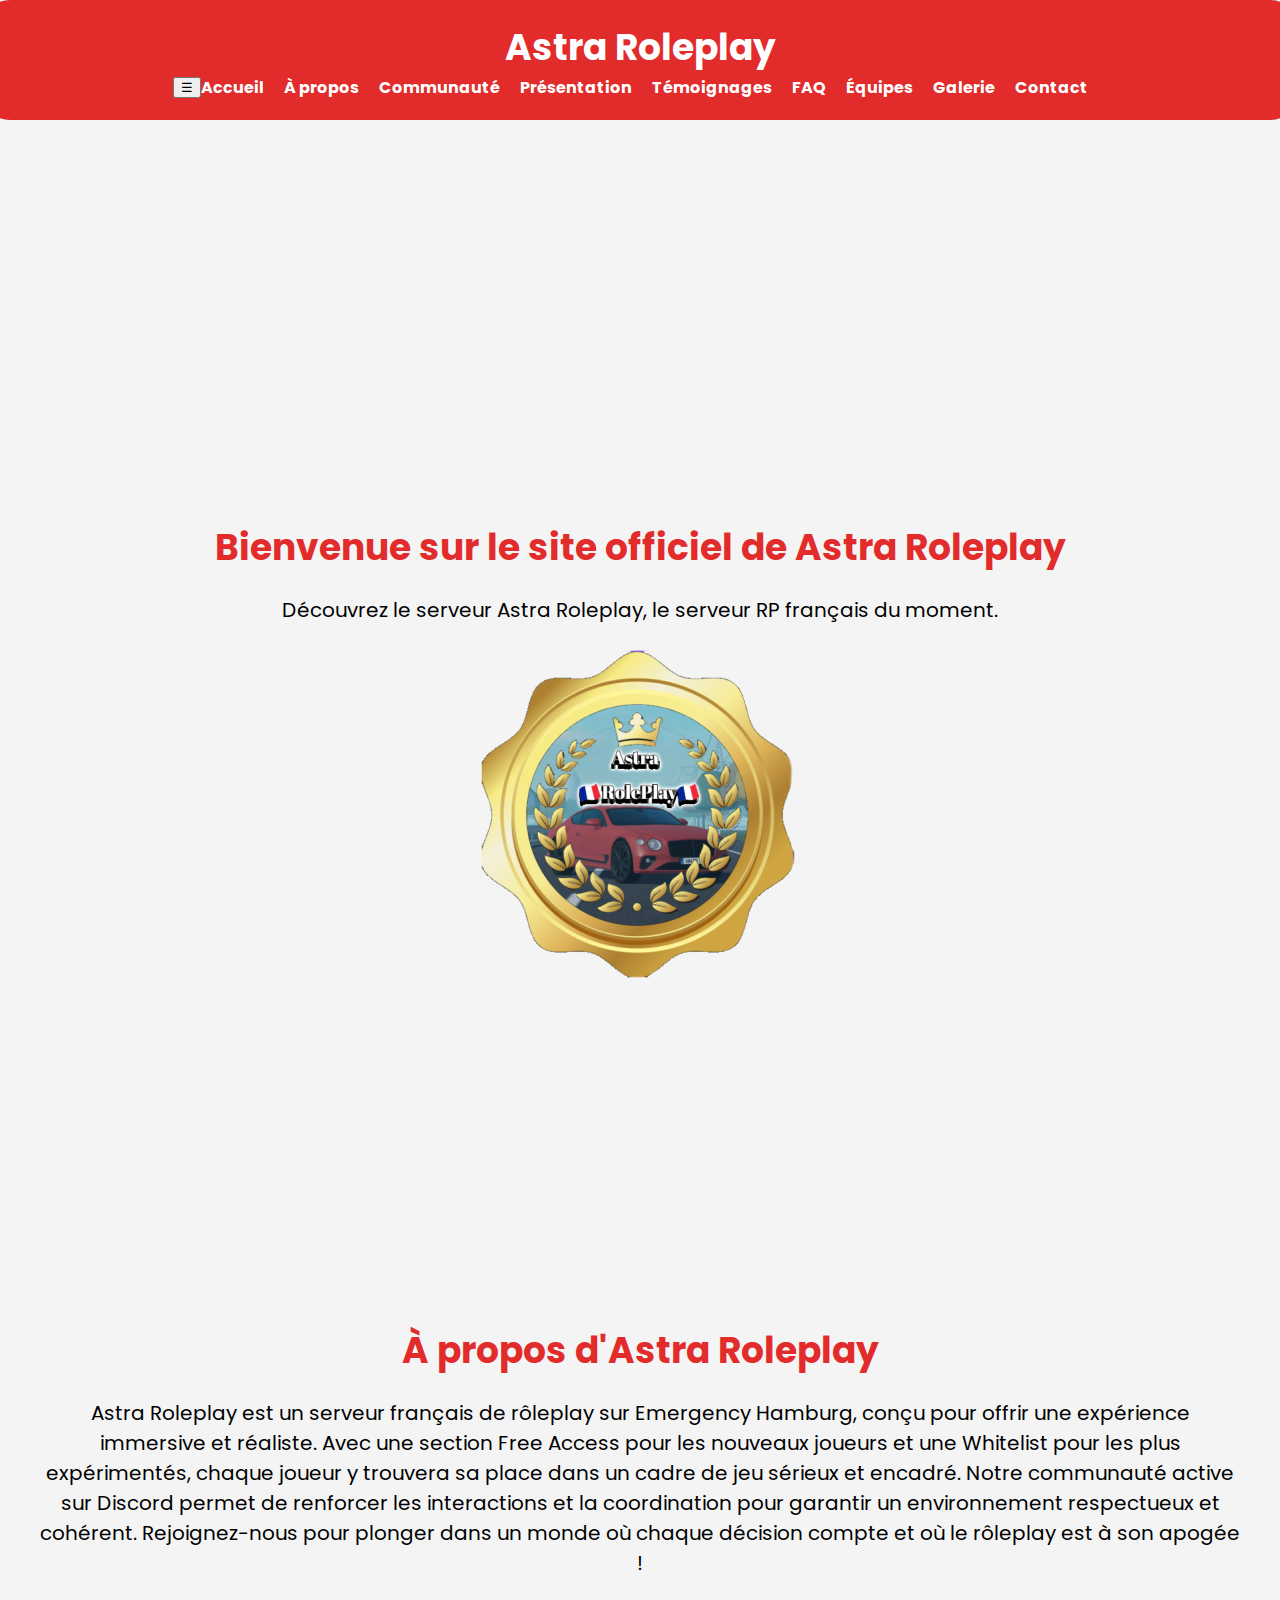
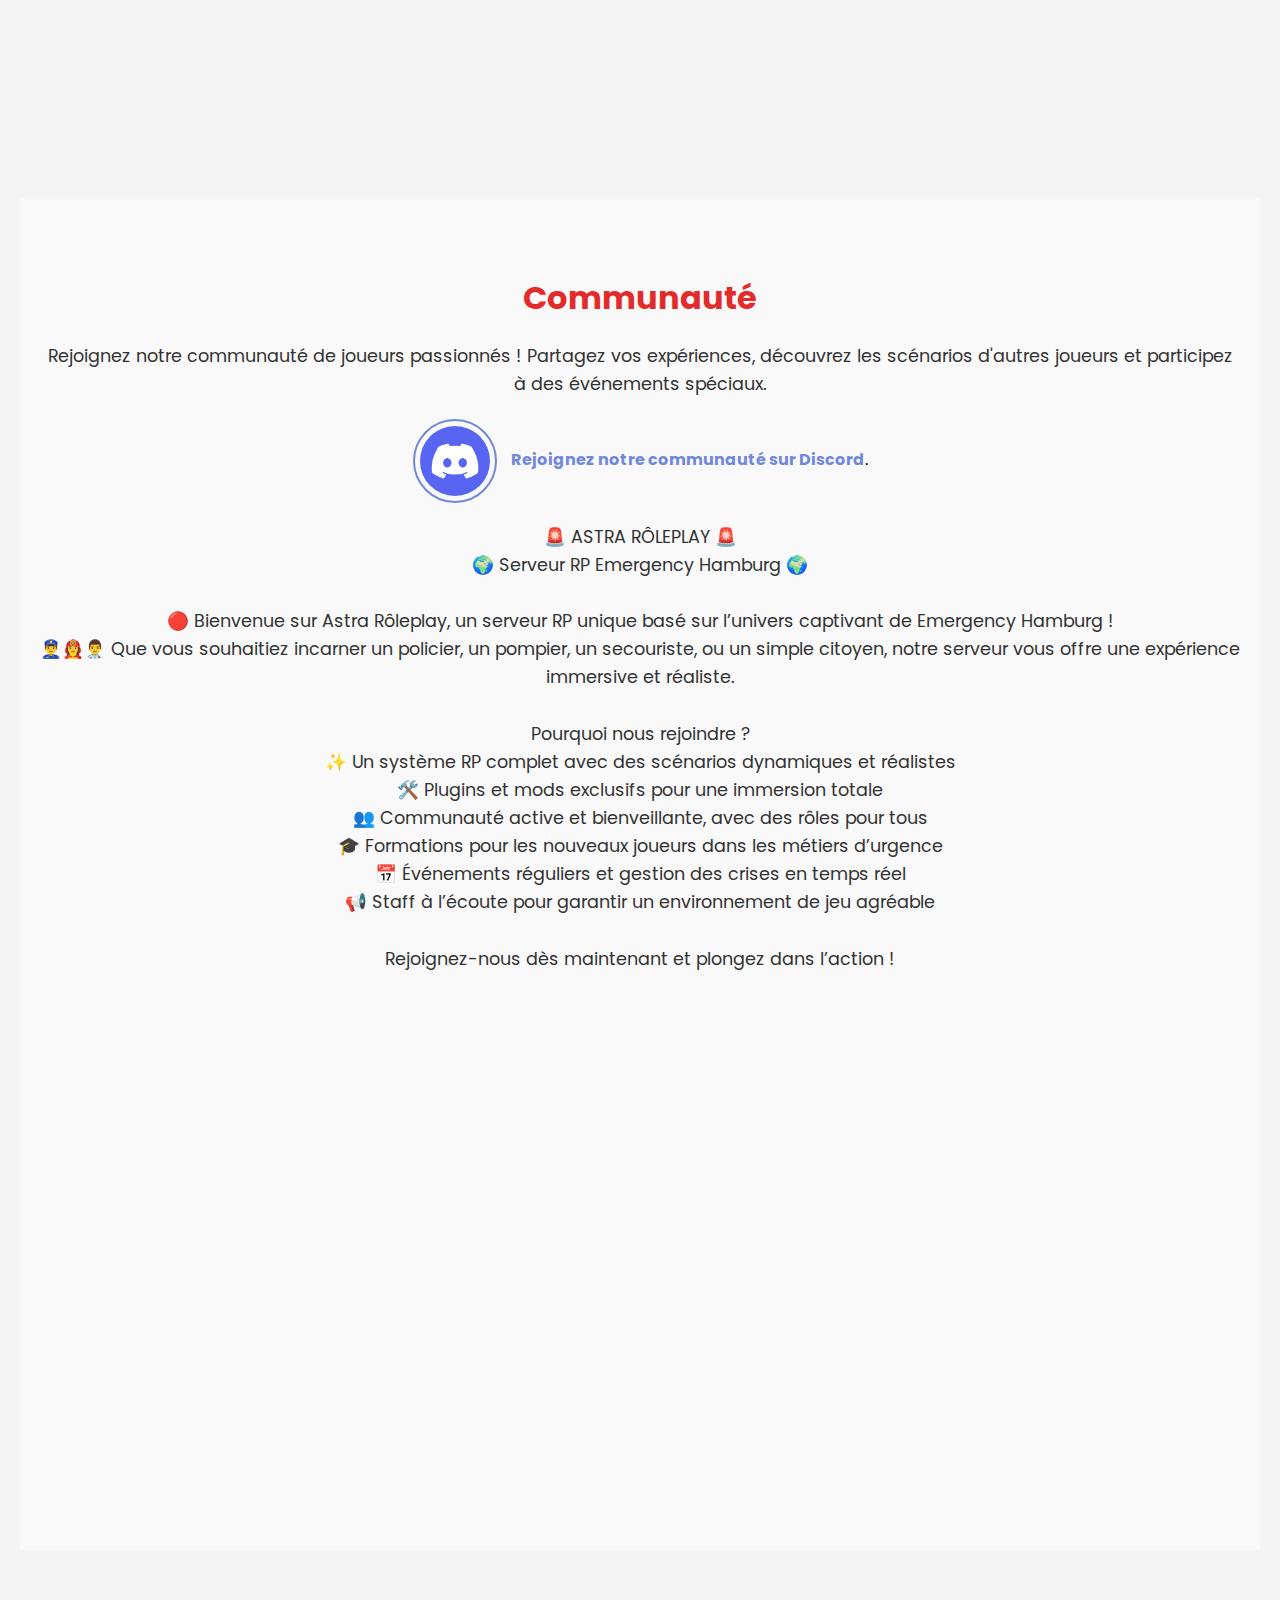
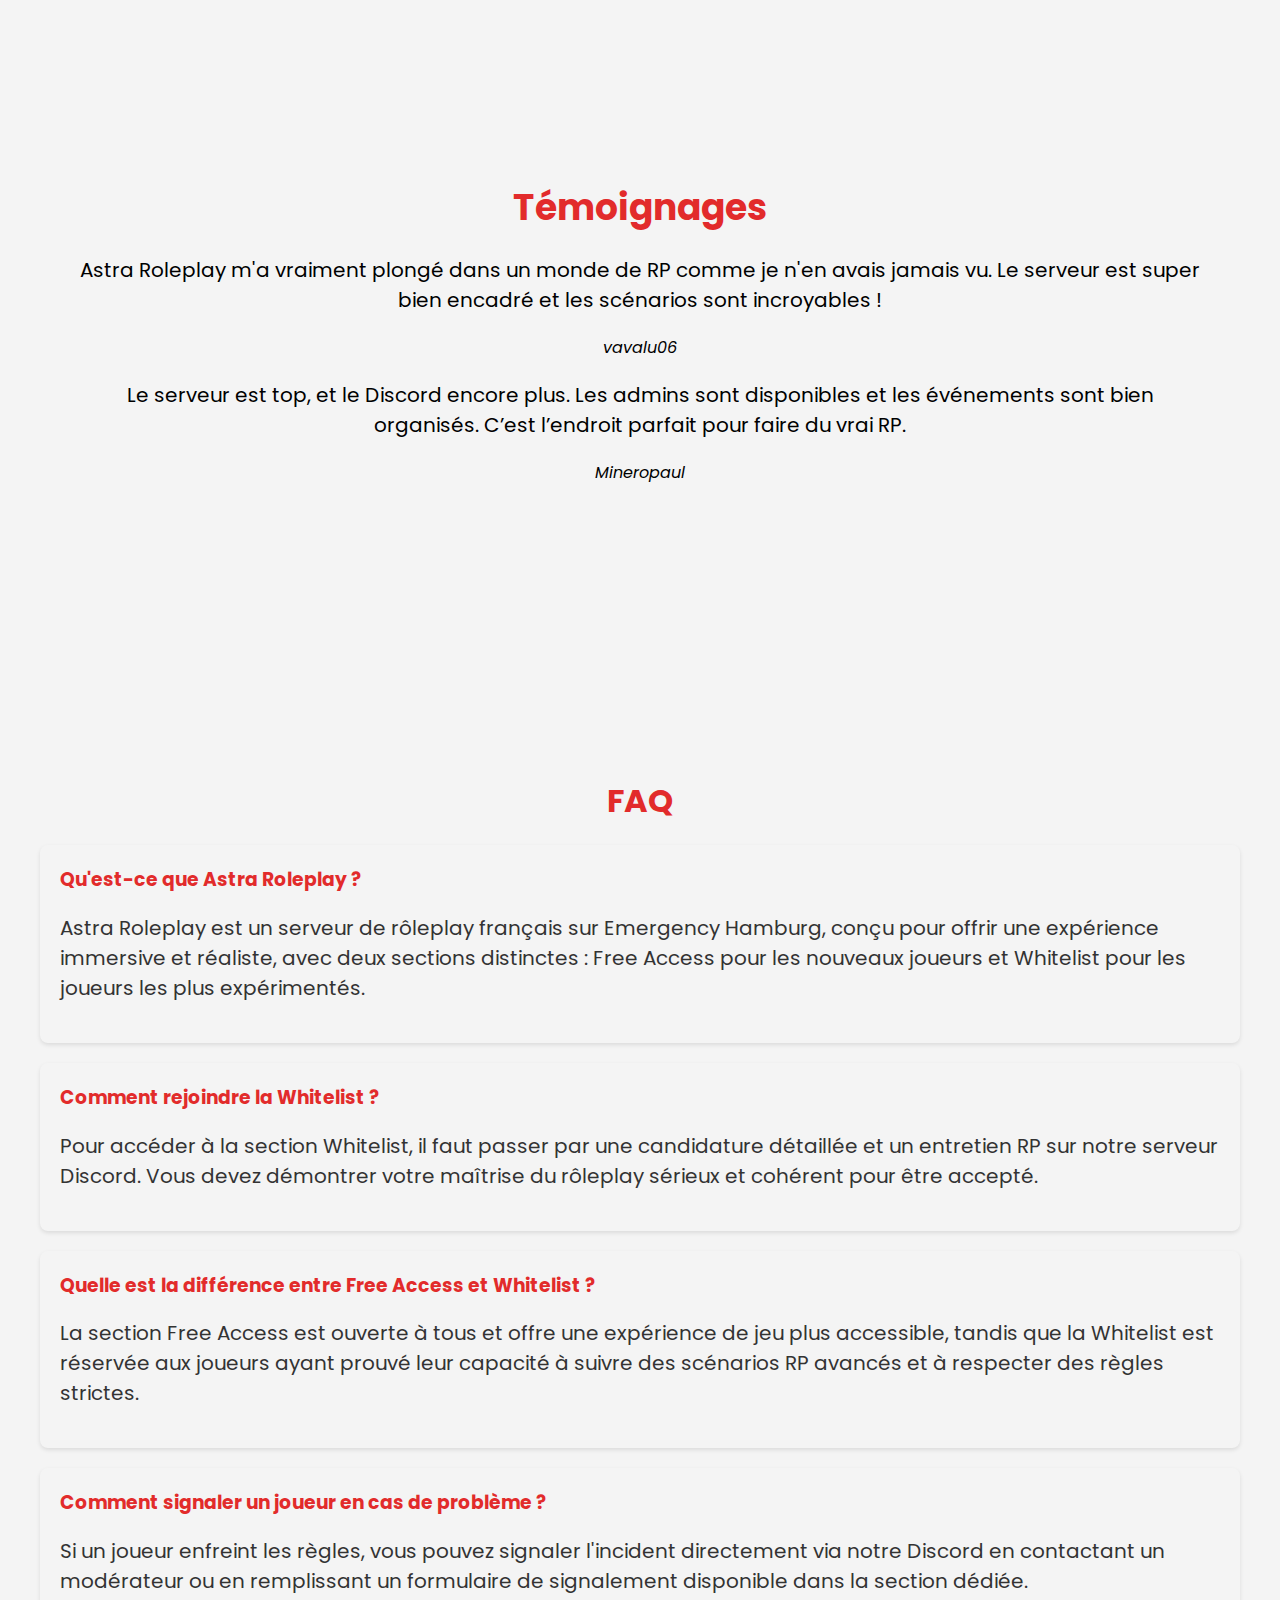
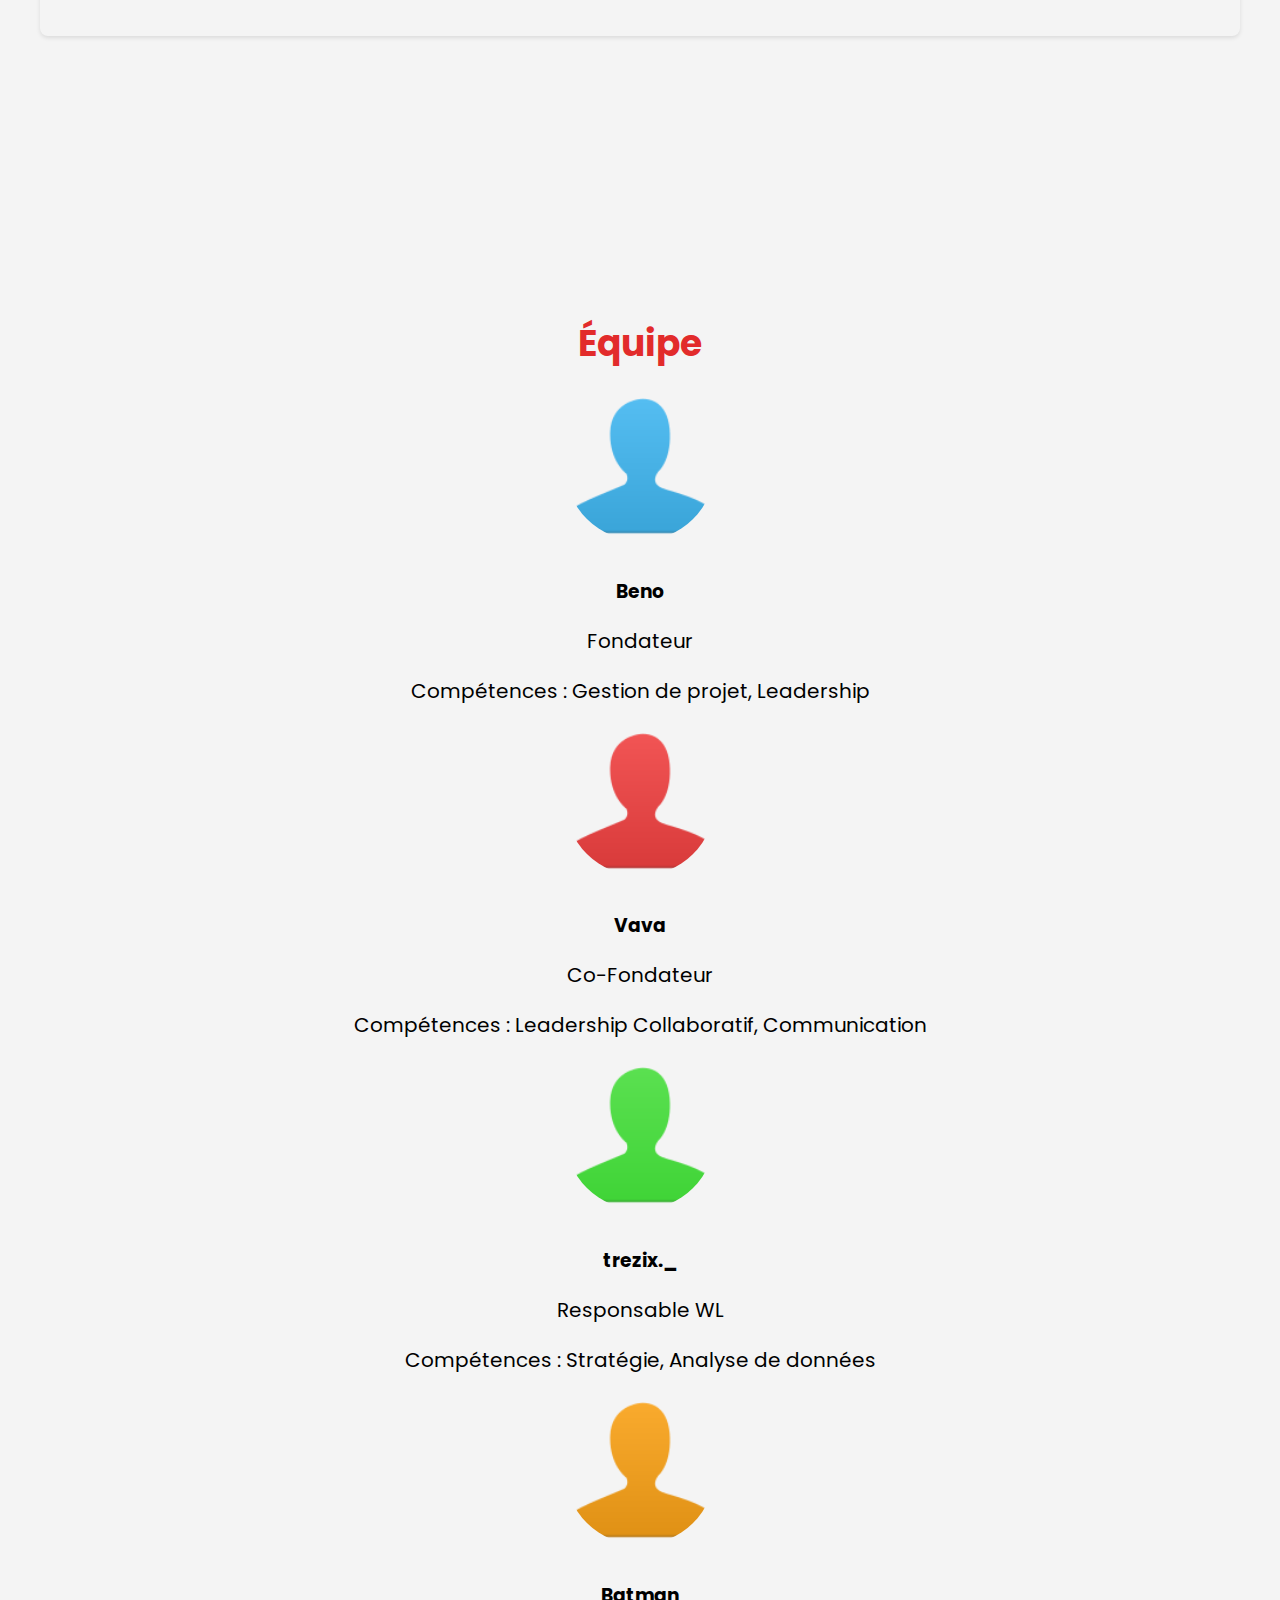
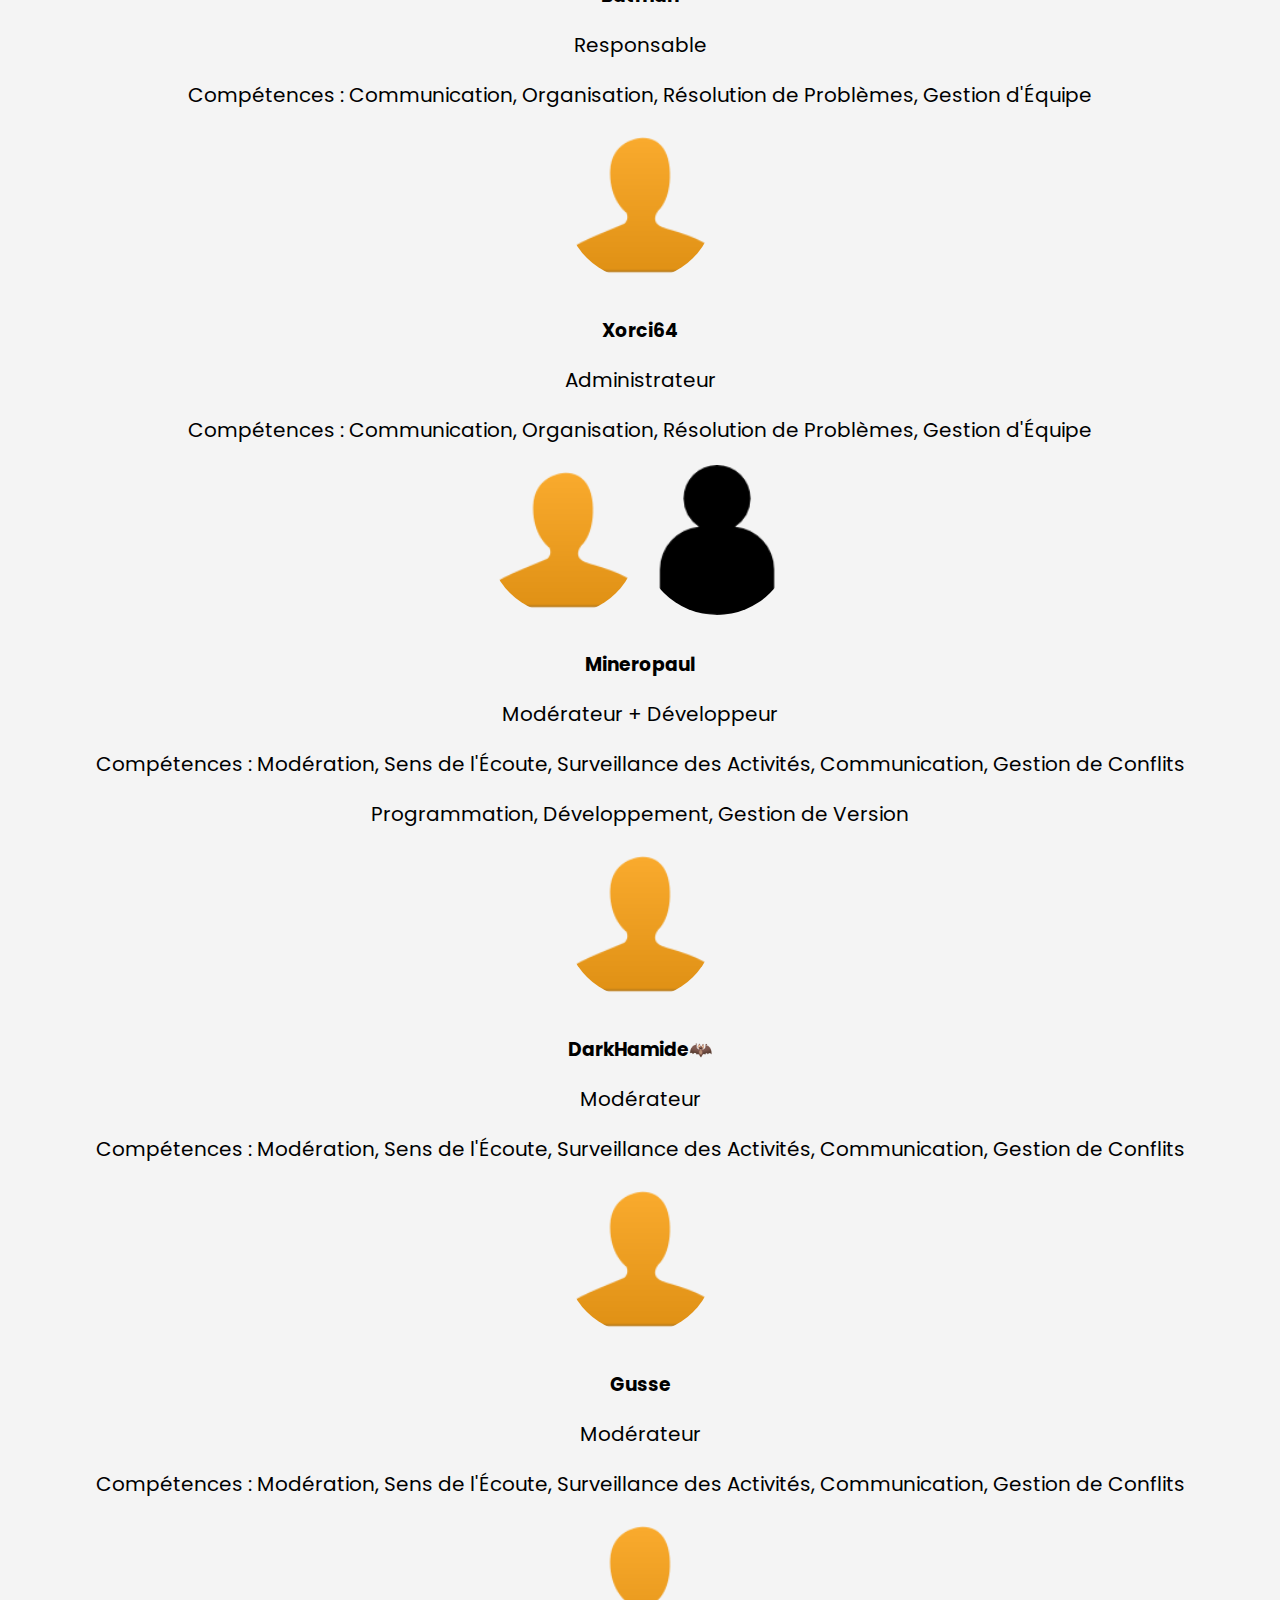
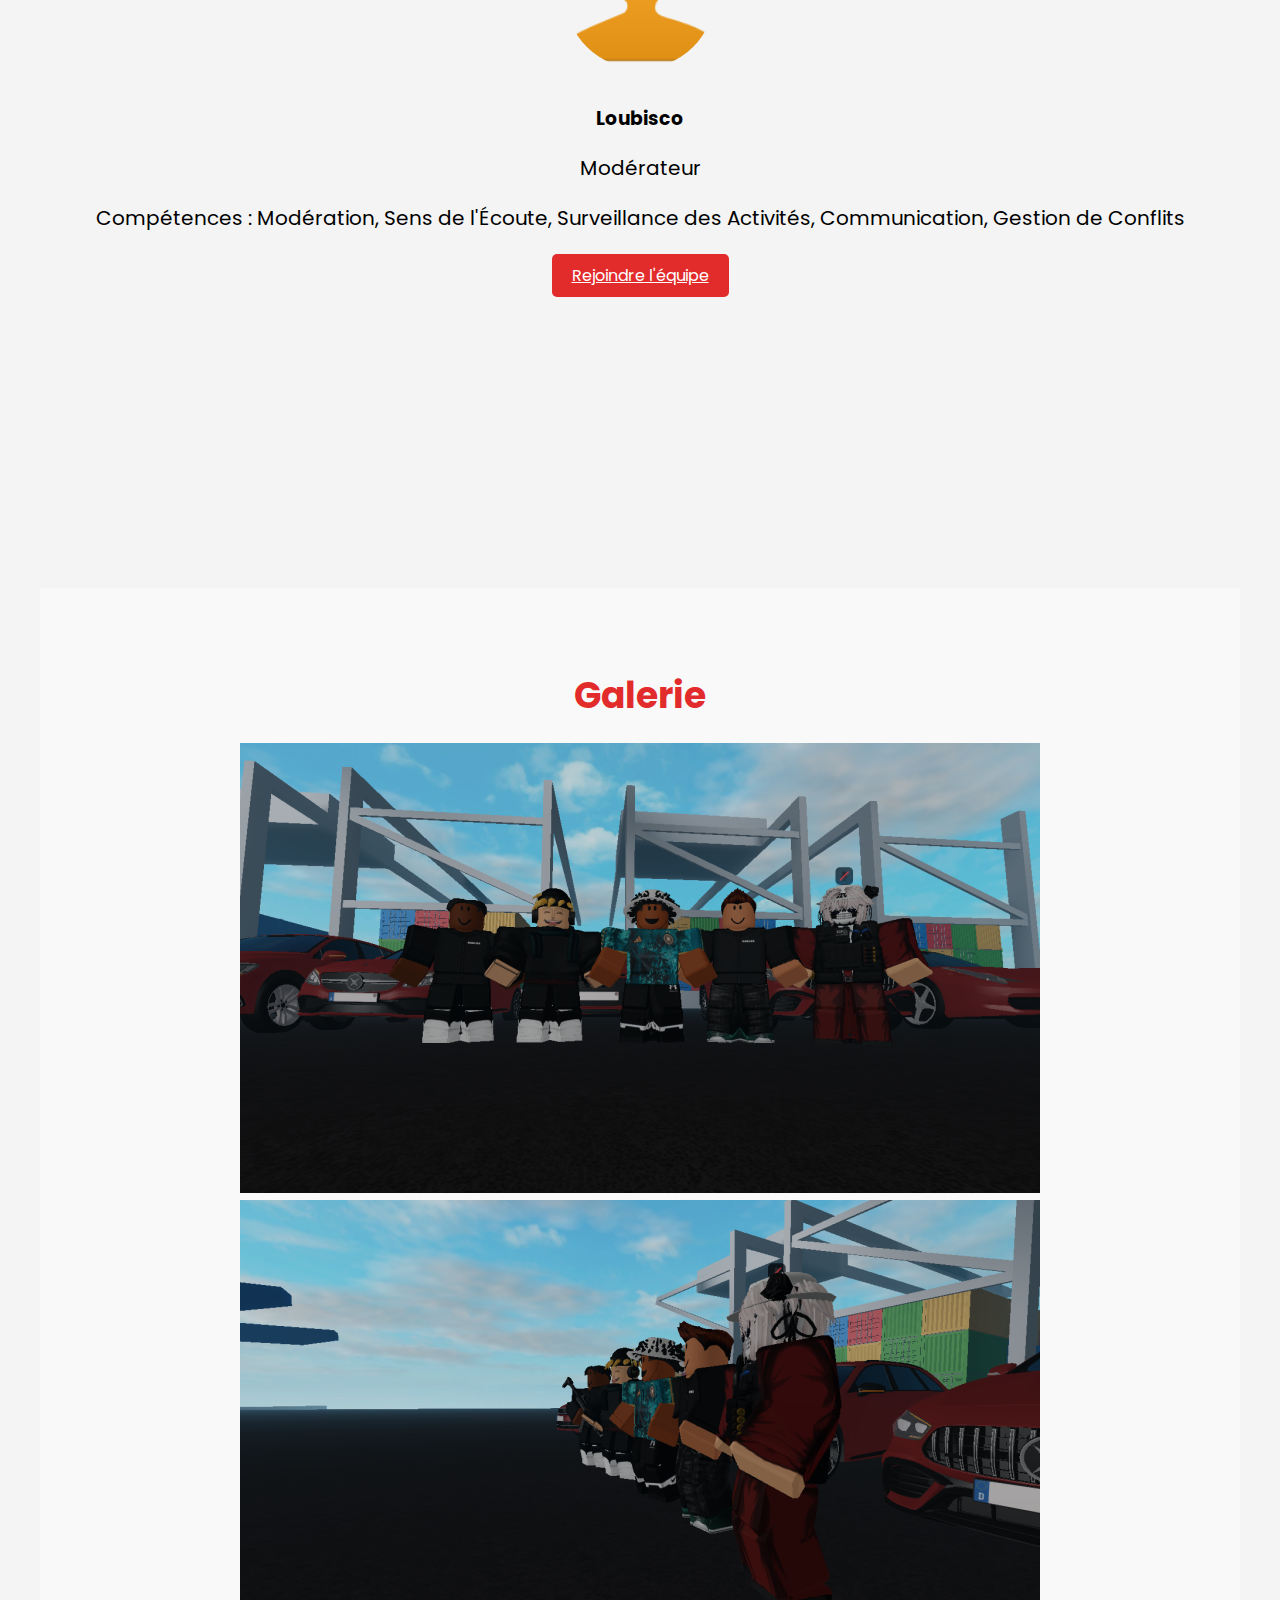
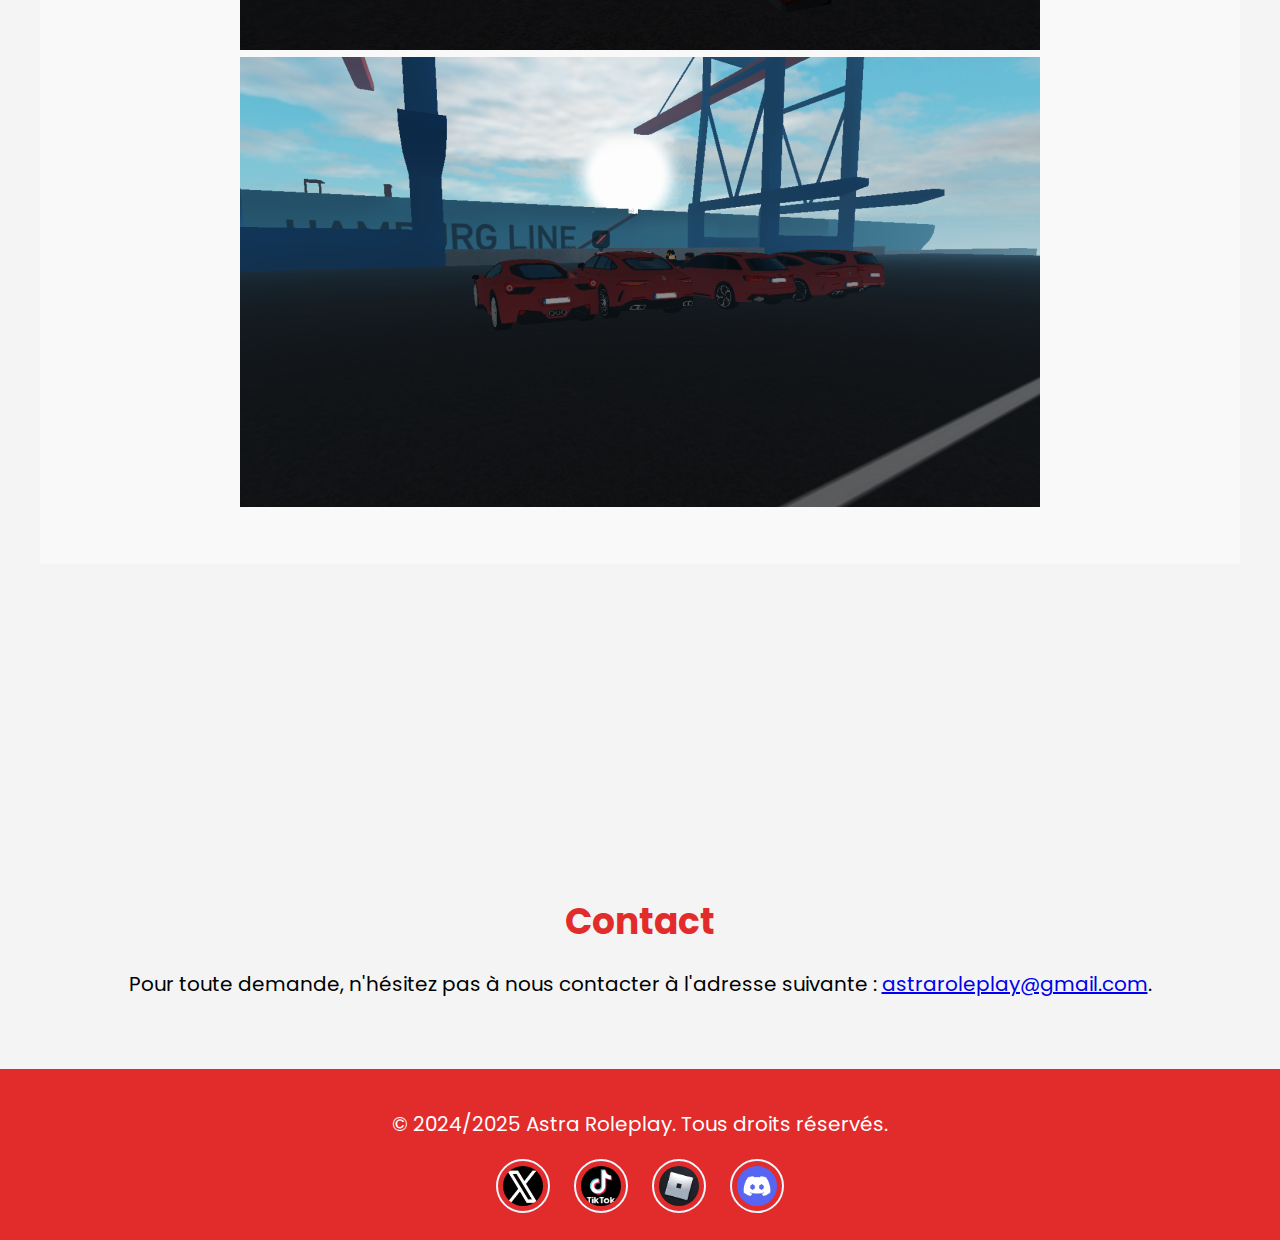
<file: index.html>
<!DOCTYPE html>
<html lang="fr">
  <head>
    <meta charset="UTF-8" />
    <meta name="viewport" content="width=device-width, initial-scale=1.0" />
    <meta name="description" content="Description de votre site" />
    <title>Astra Roleplay</title>
    <link rel="icon" type="image/png" href="Astra Roleplay.jpg" />
    <link
      href="https://fonts.googleapis.com/css2?family=Poppins:wght@400;700&display=swap"
      rel="stylesheet"
    />
    <link rel="stylesheet" href="styles.css" />
  </head>
  <body>
    <header class="main-header">
      <div class="container">
        <h1>Astra Roleplay</h1>
        <nav class="main-nav">
          <button class="menu-icon">&#9776;</button>
          <ul class="menu">
            <li><a href="#home">Accueil</a></li>
            <li><a href="#about">À propos</a></li>
            <li><a href="#community">Communauté</a></li>
            <li><a href="#presentation">Présentation</a></li>
            <li><a href="#testimonials">Témoignages</a></li>
            <li><a href="#faq">FAQ</a></li>
            <li><a href="#teams">Équipes</a></li>
            <li><a href="#gallery">Galerie</a></li>
            <li><a href="#contact">Contact</a></li>
          </ul>
        </nav>
      </div>
    </header>

    <div style="height: 120px"></div>

    <!--Accueil-->
    <main>
      <section id="home" class="section">
        <div class="container">
          <div class="welcome-content">
            <div class="text-content">
              <h2 style="color: #e22b2b">
                Bienvenue sur le site officiel de Astra Roleplay
              </h2>
              <p>
                Découvrez le serveur Astra Roleplay, le serveur RP français du
                moment.
              </p>
            </div>
            <div class="image-content">
              <img
                src="Astra Roleplay.jpg"
                alt="Image d'accueil"
                class="profile-img"
              />
            </div>
          </div>
        </div>
      </section>

      <!--À propos-->
      <section id="about" class="section">
        <div class="container">
          <h2 style="color: #e22b2b">À propos d'Astra Roleplay</h2>
          <p>
            Astra Roleplay est un serveur français de rôleplay sur Emergency
            Hamburg, conçu pour offrir une expérience immersive et réaliste.
            Avec une section Free Access pour les nouveaux joueurs et une
            Whitelist pour les plus expérimentés, chaque joueur y trouvera sa
            place dans un cadre de jeu sérieux et encadré. Notre communauté
            active sur Discord permet de renforcer les interactions et la
            coordination pour garantir un environnement respectueux et cohérent.
            Rejoignez-nous pour plonger dans un monde où chaque décision compte
            et où le rôleplay est à son apogée !
          </p>
        </div>
      </section>

      <!--Communauté-->
      <section id="community" class="section">
        <div class="container">
          <h2>Communauté</h2>
          <p>
            Rejoignez notre communauté de joueurs passionnés ! Partagez vos
            expériences, découvrez les scénarios d'autres joueurs et participez
            à des événements spéciaux.
          </p>
          <div class="discord-link">
            <img src="discord_icon.png" alt="Discord" />
            <a href="https://discord.gg/astrafr" target="_blank"
              >Rejoignez notre communauté sur Discord</a
            >.
          </div>
          <p class="discord-description">
            🚨 ASTRA RÔLEPLAY 🚨 <br />
            🌍 Serveur RP Emergency Hamburg 🌍<br /><br />
            🔴 Bienvenue sur Astra Rôleplay, un serveur RP unique basé sur
            l’univers captivant de Emergency Hamburg !<br />
            👮‍♂️👩‍🚒👨‍⚕️ Que vous souhaitiez incarner un policier, un pompier, un
            secouriste, ou un simple citoyen, notre serveur vous offre une
            expérience immersive et réaliste.<br /><br />
            Pourquoi nous rejoindre ?<br />
            ✨ Un système RP complet avec des scénarios dynamiques et
            réalistes<br />
            🛠️ Plugins et mods exclusifs pour une immersion totale<br />
            👥 Communauté active et bienveillante, avec des rôles pour tous<br />
            🎓 Formations pour les nouveaux joueurs dans les métiers
            d’urgence<br />
            📅 Événements réguliers et gestion des crises en temps réel<br />
            📢 Staff à l’écoute pour garantir un environnement de jeu
            agréable<br /><br />
            Rejoignez-nous dès maintenant et plongez dans l’action !
          </p>

          <iframe
            src="https://discord.com/widget?id=1291144438948696205&theme=dark"
            width="350"
            height="500"
            allowtransparency="true"
            frameborder="0"
          ></iframe>
        </div>
      </section>

      <!--Témoignages-->
      <section id="testimonials" class="section">
        <div class="container">
          <h2>Témoignages</h2>
          <div class="testimonial">
            <blockquote>
              <p>
                Astra Roleplay m'a vraiment plongé dans un monde de RP comme je
                n'en avais jamais vu. Le serveur est super bien encadré et les
                scénarios sont incroyables !
              </p>
              <cite>vavalu06</cite>
            </blockquote>
          </div>
          <div class="testimonial">
            <blockquote>
              <p>
                Le serveur est top, et le Discord encore plus. Les admins sont
                disponibles et les événements sont bien organisés. C’est
                l’endroit parfait pour faire du vrai RP.
              </p>
              <cite>Mineropaul</cite>
            </blockquote>
          </div>
        </div>
      </section>

      <!--FAQ-->
      <section id="faq" class="section">
        <div class="container">
          <h2>FAQ</h2>
          <div class="faq-list">
            <div class="faq-item">
              <h3>Qu'est-ce que Astra Roleplay ?</h3>
              <p>
                Astra Roleplay est un serveur de rôleplay français sur Emergency
                Hamburg, conçu pour offrir une expérience immersive et réaliste,
                avec deux sections distinctes : Free Access pour les nouveaux
                joueurs et Whitelist pour les joueurs les plus expérimentés.
              </p>
            </div>
            <div class="faq-item">
              <h3>Comment rejoindre la Whitelist ?</h3>
              <p>
                Pour accéder à la section Whitelist, il faut passer par une
                candidature détaillée et un entretien RP sur notre serveur
                Discord. Vous devez démontrer votre maîtrise du rôleplay sérieux
                et cohérent pour être accepté.
              </p>
            </div>
            <div class="faq-item">
              <h3>Quelle est la différence entre Free Access et Whitelist ?</h3>
              <p>
                La section Free Access est ouverte à tous et offre une
                expérience de jeu plus accessible, tandis que la Whitelist est
                réservée aux joueurs ayant prouvé leur capacité à suivre des
                scénarios RP avancés et à respecter des règles strictes.
              </p>
            </div>
            <div class="faq-item">
              <h3>Comment signaler un joueur en cas de problème ?</h3>
              <p>
                Si un joueur enfreint les règles, vous pouvez signaler
                l'incident directement via notre Discord en contactant un
                modérateur ou en remplissant un formulaire de signalement
                disponible dans la section dédiée.
              </p>
            </div>
          </div>
        </div>
      </section>

      <!-- Équipe -->
      <section id="teams" class="section">
        <div class="container">
          <h2>Équipe</h2>
          <div class="team-members">
            <div class="team-member">
              <img src="Fonda Icon.png" alt="Beno" class="team-member-img" />
              <h3>Beno</h3>
              <p>Fondateur</p>
              <p>Compétences : Gestion de projet, Leadership</p>
            </div>

            <div class="team-member">
              <img src="Co fonda Icon.png" alt="Vava" class="team-member-img" />
              <h3>Vava</h3>
              <p>Co-Fondateur</p>
              <p>Compétences : Leadership Collaboratif, Communication</p>
            </div>

            <div class="team-member">
              <img
                src="responsable Wl Icon.png"
                alt="trezix"
                class="team-member-img"
              />
              <h3>trezix._</h3>
              <p>Responsable WL</p>
              <p>Compétences : Stratégie, Analyse de données</p>
            </div>

            <div class="team-member">
              <img
                src="Responsable Icon.png"
                alt="Batman"
                class="team-member-img"
              />
              <h3>Batman</h3>
              <p>Responsable</p>
              <p>
                Compétences : Communication, Organisation, Résolution de
                Problèmes, Gestion d'Équipe
              </p>
            </div>

            <div class="team-member">
              <img src="Modo icon.png" alt="Batman" class="team-member-img" />
              <h3>Xorci64</h3>
              <p>Administrateur</p>
              <p>
                Compétences : Communication, Organisation, Résolution de
                Problèmes, Gestion d'Équipe
              </p>
            </div>

            <div class="team-member">
              <img
                src="Modo icon.png"
                alt="Mineropaul"
                class="team-member-img"
              />
              <img
                src="dev icon.png"
                alt="Mineropaul"
                class="team-member-img"
              />
              <h3>Mineropaul</h3>
              <p>Modérateur + Développeur</p>
              <p>
                Compétences : Modération, Sens de l'Écoute, Surveillance des
                Activités, Communication, Gestion de Conflits
              </p>
              <p>Programmation, Développement, Gestion de Version</p>
            </div>

            <div class="team-member">
              <img
                src="Modo icon.png"
                alt="DarkHamide"
                class="team-member-img"
              />
              <h3>DarkHamide🦇</h3>
              <p>Modérateur</p>
              <p>
                Compétences : Modération, Sens de l'Écoute, Surveillance des
                Activités, Communication, Gestion de Conflits
              </p>
            </div>

            <div class="team-member">
              <img
                src="Modo icon.png"
                alt="DarkHamide"
                class="team-member-img"
              />
              <h3>Gusse</h3>
              <p>Modérateur</p>
              <p>
                Compétences : Modération, Sens de l'Écoute, Surveillance des
                Activités, Communication, Gestion de Conflits
              </p>
            </div>

            <div class="team-member">
              <img
                src="Modo icon.png"
                alt="DarkHamide"
                class="team-member-img"
              />
              <h3>Loubisco</h3>
              <p>Modérateur</p>
              <p>
                Compétences : Modération, Sens de l'Écoute, Surveillance des
                Activités, Communication, Gestion de Conflits
              </p>
            </div>

            <!-- Ajoute d'autres membres de l'équipe ici... -->

            <!-- Bouton pour rejoindre l'équipe -->
            <div class="join-team">
              <a href="join.html" class="join-team-button"
                >Rejoindre l'équipe</a
              >
            </div>
          </div>
        </div>
      </section>

      <!--Galerie-->
      <section id="gallery" class="section">
        <div class="container">
          <h2>Galerie</h2>
          <div class="gallery-grid">
            <img src="image1.jpg" alt="Image 1" class="gallery-img" />
            <img src="image2.jpg" alt="Image 2" class="gallery-img" />
            <img src="image3.jpg" alt="Image 3" class="gallery-img" />
          </div>
        </div>
      </section>

      <!--Contact-->
      <section id="contact" class="section">
        <div class="container">
          <h2>Contact</h2>
          <p>
            Pour toute demande, n'hésitez pas à nous contacter à l'adresse
            suivante :
            <a href="mailto:astraroleplay@gmail.com">astraroleplay@gmail.com</a
            >.
          </p>
        </div>
      </section>
    </main>

    <!--Pied de page-->

    <footer class="footer">
      <div class="container">
        <p>© 2024/2025 Astra Roleplay. Tous droits réservés.</p>
        <div class="footer-links">
          <a href="https://twitter.com/MINEROPAULL">
            <img src="twitter_icon.png" alt="Twitter" />
          </a>
          <a href="https://www.tiktok.com/@mineropaul_">
            <img src="tiktok_icon.png" alt="TikTok" />
          </a>
          <a href="https://www.roblox.com/users/3539591737/profile">
            <img src="roblox_icon.png" alt="Roblox" />
          </a>
          <a href="https://discord.gg/astrafr">
            <img src="discord_icon.png" alt="Discord" />
          </a>
        </div>
      </div>
    </footer>

    <script src="script.js"></script>
  </body>
</html>
</file>
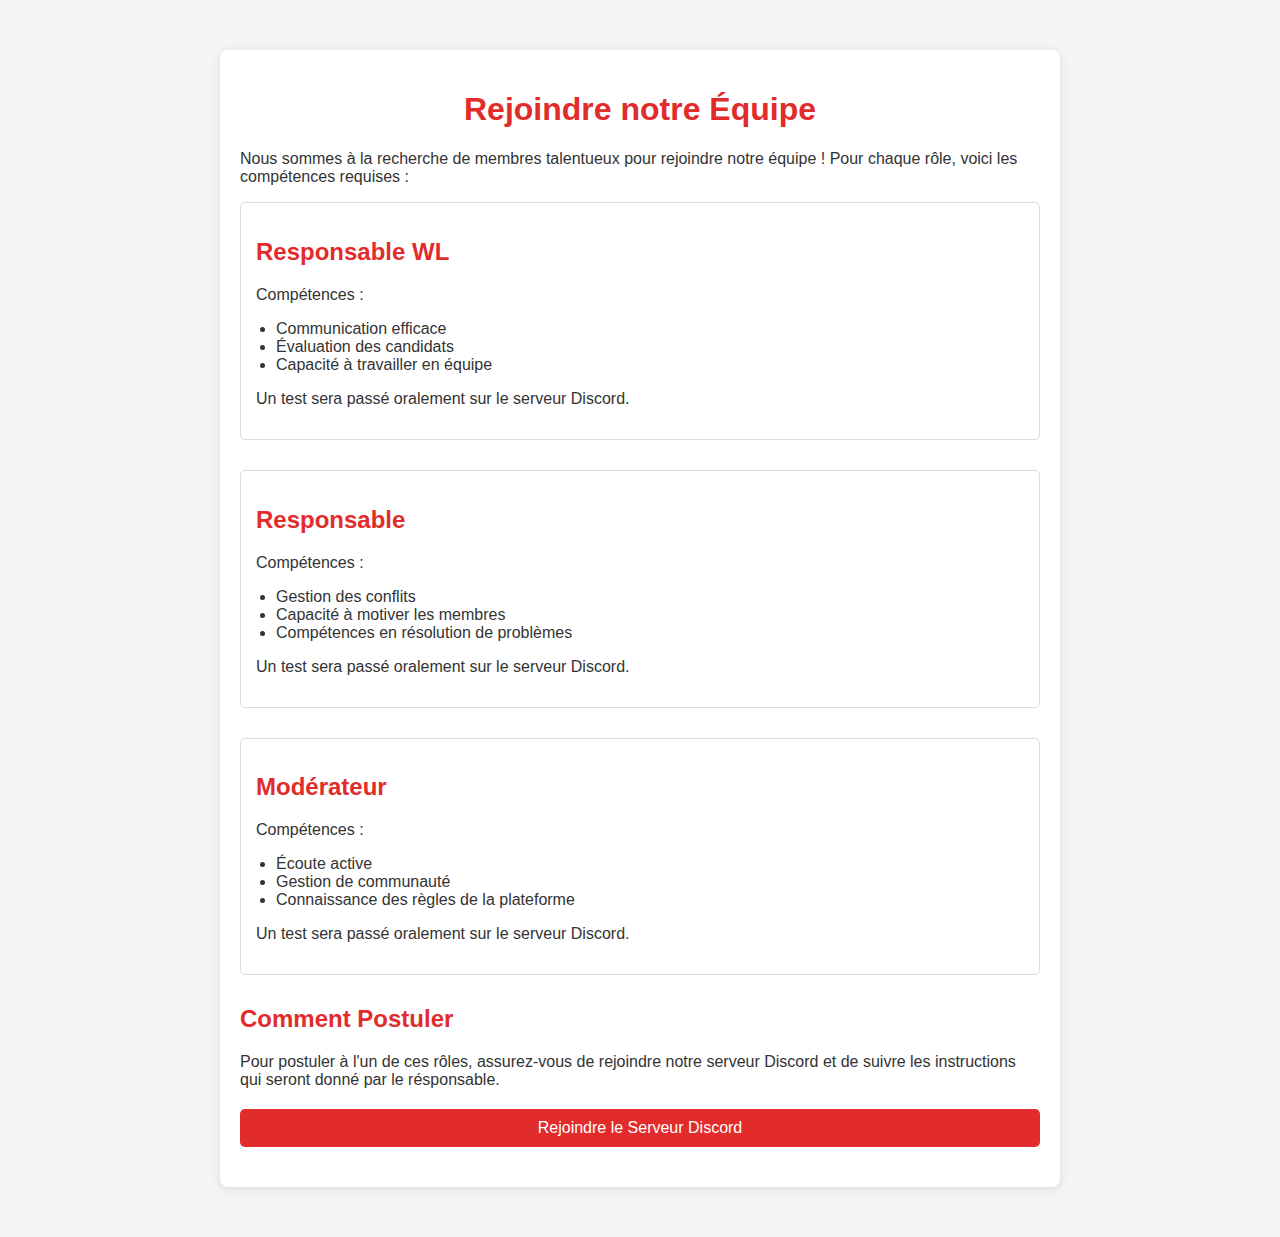
<file: join.html>
<!DOCTYPE html>
<html lang="fr">
  <head>
    <meta charset="UTF-8" />
    <meta name="viewport" content="width=device-width, initial-scale=1.0" />
    <link rel="stylesheet" href="join.css" />
    <title>Rejoindre l'Équipe</title>
  </head>
  <body>
    <div class="join-container">
      <h1>Rejoindre notre Équipe</h1>
      <p>
        Nous sommes à la recherche de membres talentueux pour rejoindre notre
        équipe ! Pour chaque rôle, voici les compétences requises :
      </p>

      <div class="role">
        <h2>Responsable WL</h2>
        <p>Compétences :</p>
        <ul>
          <li>Communication efficace</li>
          <li>Évaluation des candidats</li>
          <li>Capacité à travailler en équipe</li>
        </ul>
        <p>Un test sera passé oralement sur le serveur Discord.</p>
      </div>

      <div class="role">
        <h2>Responsable</h2>
        <p>Compétences :</p>
        <ul>
          <li>Gestion des conflits</li>
          <li>Capacité à motiver les membres</li>
          <li>Compétences en résolution de problèmes</li>
        </ul>
        <p>Un test sera passé oralement sur le serveur Discord.</p>
      </div>

      <div class="role">
        <h2>Modérateur</h2>
        <p>Compétences :</p>
        <ul>
          <li>Écoute active</li>
          <li>Gestion de communauté</li>
          <li>Connaissance des règles de la plateforme</li>
        </ul>
        <p>Un test sera passé oralement sur le serveur Discord.</p>
      </div>

      <h2>Comment Postuler</h2>
      <p>
        Pour postuler à l'un de ces rôles, assurez-vous de rejoindre notre
        serveur Discord et de suivre les instructions qui seront donné par le
        résponsable.
      </p>
      <a href="https://discord.gg/astrafr" class="join-button"
        >Rejoindre le Serveur Discord</a
      >
    </div>
  </body>
</html>
</file>
<file: styles.css>
/* Importation de la police Google Fonts */
@import url("https://fonts.googleapis.com/css2?family=Poppins:wght@300;400;500;600;700;800;900&display=swap");

/* Définition des variables de couleur */
:root {
  --primary-color: #e22b2b; /* Violet */
  --secondary-color: #000000; /* Noir */
  --light-color: #ffffff; /* Blanc */
  --accent-color: #0056b3; /* Bleu plus foncé */
}

/* Styles généraux */
body {
  margin: 0px;
  padding: 0px;
  font-family: "Poppins", sans-serif; /* Utilisation de la police Poppins */
  background-color: #f4f4f4; /* Couleur d'arrière-plan */
  color: var(--secondary-color); /* Couleur du texte par défaut */
  display: flex;
  flex-direction: column;
  align-items: center;
}

/* En-tête */
.main-header {
  background-color: var(--primary-color); /* Couleur violet */
  color: var(--light-color);
  padding: 20px;
  border-radius: 30px;
  width: 100%; /* Prendre toute la largeur */
  display: flex;
  flex-direction: column;
  align-items: center; /* Centrer le contenu horizontalement */
  text-align: center; /* Centrer le texte */
}

.main-header h1 {
  margin: 0;
  font-size: 36px; /* Taille de police plus grande pour le titre */
}

/* Barre de navigation */
.main-nav {
  width: 100%; /* Prendre toute la largeur */
  display: flex;
  justify-content: center; /* Centrage horizontal de la barre de navigation */
  align-items: center;
}

.menu {
  list-style-type: none;
  margin: 0;
  padding: 0;
  display: flex;
  justify-content: center; /* Centrage des éléments du menu */
  align-items: center;
}

.menu li a {
  color: var(--light-color);
  text-decoration: none;
  font-weight: bold;
  transition: color 0.3s ease, text-shadow 0.3s ease, box-shadow 0.3s ease;
  margin-right: 20px; /* Ajout d'une marge droite pour espacer les liens */
}

.menu li a:hover {
  color: rgb(0, 183, 255);
  text-shadow: 0 0 5px var(--secondary-color);
  box-shadow: 0 0 5px rgba(0, 0, 0, 0.1);
}

/* Pied de page */
.footer {
  background-color: var(--primary-color); /* Couleur violet */
  color: var(--light-color);
  text-align: center; /* Centrer le texte dans le pied de page */
  padding: 20px;
  width: 100%; /* Prendre toute la largeur */
  position: relative;
}

/* Conteneur principal avec une largeur maximale de 1200px */
.container {
  max-width: 1200px;
  margin: 0 auto;
  padding: 0 20px;
  justify-content: center;
}

/* Styles pour les sections de la page */
.section {
  padding: 100px 0;
  text-align: center;
  opacity: 1;
  transform: translateY(50px);
  transition: opacity 0.5s ease-in-out, transform 0.5s ease-in-out;
  margin-top: 100px;
}

.container h2 {
  font-size: 36px;
  margin-bottom: 20px;
  color: var(--primary-color);
}

.container p {
  font-size: 20px;
}

/* Effets de survol pour les sections */
.section:hover {
  transform: translateY(0);
}

/* Styles pour les jeux */
.games-list {
  display: flex;
  justify-content: space-around;
  flex-wrap: wrap;
}

.game {
  width: calc(50% - 20px);
  background-color: var(--light-color);
  border-radius: 8px;
  padding: 20px;
  margin-bottom: 20px;
  transition: all 0.3s ease-in-out;
}

.game:hover {
  transform: translateY(-5px);
  box-shadow: 0 5px 15px rgba(0, 0, 0, 0.1);
}

.game h3 {
  margin-top: 0;
  color: var(--primary-color);
}

.game p {
  color: var(--secondary-color);
}

/* footer */

footer {
  background-color: var(--primary-color);
  color: var(--light-color);
  padding: 20px;
  text-align: center;
}

.container {
  max-width: 1200px; /* Largeur maximale du contenu du footer */
  margin: 0 auto; /* Centrer le contenu horizontalement */
  text-align: center; /* Centrer le texte */
}

.footer-links {
  margin-top: 20px; /* Espacement entre le texte et les icônes */
}

.footer-links a {
  display: inline-block; /* Afficher les liens en ligne */
  margin: 0 10px; /* Espacement entre les icônes */
}

.footer-links img {
  width: 40px; /* Ajustez la taille de l'icône selon vos besoins */
  height: 40px;
  border-radius: 50%; /* Crée un cercle autour de l'icône */
  border: 2px solid #f4f7ff; /* Couleur et épaisseur de la bordure */
  padding: 5px; /* Espace entre l'icône et la bordure */
}

/* Styles pour la section Partenaires */
#partners {
  background-color: #f9f9f9;
  padding: 50px 0;
}

#partners .container {
  text-align: center;
  margin: 0 auto; /* Centrage horizontal */
}

#partners h2 {
  color: #e22b2b;
  margin-bottom: 30px;
}

/* Effets de survol pour les liens */
a:hover {
  text-decoration: underline;
}

/* Résponsive */
@media only screen and (max-width: 1200px) {
  .menu {
    display: none;
    flex-direction: column;
    background-color: var(--primary-color);
    padding: 20px;
    border-radius: 20px;
    position: absolute;
    top: 500px; /* Ajustement de la valeur top */
    left: 0;
    width: 100%;
    box-shadow: 0 2px 5px rgba(0, 0, 0, 0.2);
    list-style-type: none;
    margin: 0;
    padding: 0;
    transform: translateY(-100%);
    transition: transform 0.3s ease;
  }

  .menu-icon {
    display: block;
    color: var(--light-color);
    font-size: 24px;
    background: none;
    border: none;
    cursor: pointer;
  }

  .menu li {
    margin-bottom: 0%;
  }

  .menu li:last-child {
    margin-bottom: 0;
  }

  .menu li a {
    color: var(--light-color);
  }
}

.show-menu {
  display: flex !important;
}

/* Styles pour la section Galerie */
#gallery .container {
  background-color: #f9f9f9; /* Couleur de fond de la section */
  text-align: center; /* Centrage du contenu */
  padding: 50px 0; /* Espacement intérieur de la section */
  margin: 0 auto; /* Centrage horizontal */
}

/* Galerie d'images */
.image-gallery {
  display: flex;
  justify-content: center; /* Centrage horizontal des images */
  flex-wrap: wrap; /* Permettre le retour à la ligne des images si elles ne rentrent pas toutes sur une seule ligne */
  margin-top: 2px;
  max-width: 1200px; /* Optionnel : limite la largeur de la galerie */
}

/* Pour les images dans la section Galerie */
.image-gallery img {
  max-width: 100%; /* La largeur maximale de l'image est égale à la largeur de son conteneur parent */
  height: auto; /* Hauteur automatique pour conserver les proportions de l'image */
  margin: 10px; /* Ajouter un espacement autour de chaque image */
  flex: 1 1 300px; /* Rendre chaque image flexible pour une meilleure disposition */
}

/* Styles pour la section Projets */
#projects {
  padding: 50px 0;
}

#projects .container {
  text-align: center;
}

#projects h2 {
  color: #e22b2b;
  margin-bottom: 30px;
}

/* Styles pour les projets individuels */
.project {
  margin-bottom: 40px;
}

.project h3 {
  color: #e22b2b;
  margin-bottom: 10px;
}

.project p {
  color: #000;
}

.project img {
  max-width: 100%;
  height: auto;
  border-radius: 5px;
}

/* Pour les images des jeux */
.game-image {
  max-width: 100%; /* La largeur maximale de l'image est égale à la largeur de son conteneur parent */
  height: auto; /* Hauteur automatique pour conserver les proportions de l'image */
}

/* Style pour la section Communauté */
#community {
  background-color: #f9f9f9;
  padding: 50px 0;
}

#community h2 {
  color: #e22b2b;
  font-size: 2rem;
  margin-bottom: 20px;
}

#community p {
  color: #333;
  font-size: 1.1rem;
  line-height: 1.6;
  margin-bottom: 20px;
}

#community .discord-link {
  margin-bottom: 20px;
}

#community .discord-link img {
  vertical-align: middle;
  margin-right: 10px;
}

#community .discord-link a {
  color: #7289da;
  text-decoration: none;
  font-weight: bold;
}

#community .discord-description {
  color: #333;
  font-size: 1.1rem;
  line-height: 1.6;
}

/* Style pour l'icône Discord */
.discord-link img {
  width: 70px; /* Ajustez la taille de l'icône selon vos besoins */
  height: 70px;
  border-radius: 50%; /* Crée un cercle autour de l'icône */
  border: 2px solid #7289da; /* Couleur et épaisseur de la bordure */
  padding: 5px; /* Espace entre l'icône et la bordure */
}

/* Style pour la section Partenaires */
#partners {
  background-color: #f9f9f9;
  padding: 50px 0;
}

#partners .container {
  text-align: center;
}

#partners h2 {
  color: #e22b2b;
  margin-bottom: 30px;
}

.partner {
  display: flex; /* Utiliser flexbox pour aligner les éléments */
  align-items: center; /* Centrer verticalement les éléments */
  margin-bottom: 30px; /* Espacement entre les partenaires */
  box-shadow: 0 2px 4px rgba(0, 0, 0, 0.1); /* Ajout d'une légère ombre */
  padding: 15px; /* Ajout de marge interne pour l'ombre */
  justify-content: center; /* Centrer horizontalement les éléments */
}

.partner-logo {
  width: 300px; /* Augmentez la largeur du conteneur du logo */
  height: 300px; /* Augmentez la hauteur du conteneur du logo */
  border-radius: 20%;
  overflow: hidden;
  margin-right: 20px;
  background-color: #c8b2dd;
}

.partner-logo img {
  width: 100%; /* Remplir le cercle avec l'image */
}

.partner-info {
  flex-grow: 1;
}

.partner-info p {
  color: #333;
  margin-bottom: 10px;
}

.partner-info a {
  color: #e22b2b;
  text-decoration: none;
}

.partner-info a:hover {
  text-decoration: underline;
}

.partner-info .tiktok-link {
  margin-left: 10px; /* Espacement entre les liens */
  color: #e22b2b; /* Couleur distincte pour le lien TikTok */
}

/* Style pour la section FAQ */
#faq {
  padding: 50px 0; /* Espacement intérieur de la section */
}

#faq .container {
  text-align: center; /* Centrer le contenu */
}

#faq h2 {
  color: #e22b2b; /* Couleur du titre FAQ */
  font-size: 2rem; /* Taille de police du titre */
  margin-bottom: 20px; /* Espacement en bas du titre */
}

.faq-list {
  display: grid; /* Utiliser CSS Grid pour organiser les questions et réponses */
  gap: 20px; /* Espacement entre les éléments de la grille */
  justify-content: center; /* Centrer horizontalement les éléments de la grille */
}

.faq-item {
  padding: 20px; /* Espacement intérieur des éléments de la FAQ */
  border-radius: 8px; /* Bordures arrondies */
  box-shadow: 0 2px 4px rgba(0, 0, 0, 0.1); /* Ombre légère */
  text-align: left; /* Aligner le texte à gauche */
}

.faq-item h3 {
  color: #e22b2b; /* Couleur du titre de la question */
  margin-top: 0; /* Supprimer l'espacement en haut du titre */
}

.faq-item p {
  color: #333; /* Couleur du texte de la réponse */
  margin-top: 10px; /* Espacement en haut du texte de la réponse */
}

/* CSS pour l'image de l'équipe */
.team-member-img {
  width: 150px; /* Ajustez la largeur selon vos besoins */
  height: 150px; /* Hauteur fixe pour conserver un rapport 1:1 */
  border-radius: 50%; /* Créer un cercle avec le bord arrondi */
  object-fit: cover; /* Assurez-vous que l'image couvre entièrement le cercle */
  margin-bottom: 10px; /* Espacement entre les membres d'équipe */
  transition: transform 0.3s ease; /* Animation sur le survol */
}

.team-member {
  text-align: center; /* Centrage du texte */
  margin: 20px; /* Marge autour de chaque membre */
  transition: transform 0.3s ease; /* Animation pour le membre */
}

.team-member:hover {
  transform: scale(1.05); /* Agrandissement au survol */
}

.social-links {
  margin-top: 10px; /* Espacement entre le texte et les liens */
}

.social-links a {
  margin: 0 5px; /* Espacement entre les liens */
  text-decoration: none; /* Supprime le soulignement */
  color: var(--primary-color); /* Couleur du lien */
  transition: color 0.3s ease; /* Animation pour le survol */
}

.social-links a:hover {
  color: rgb(38, 0, 255); /* Couleur au survol */
}

.join-team {
  text-align: center; /* Centrage du bouton */
  margin-top: 30px; /* Espacement au-dessus du bouton */
}

.join-team-button {
  background-color: var(--primary-color); /* Couleur de fond du bouton */
  color: white; /* Couleur du texte */
  padding: 10px 20px; /* Espacement intérieur du bouton */
  border: none; /* Pas de bordure */
  border-radius: 5px; /* Coins arrondis */
  cursor: pointer; /* Curseur de pointeur */
  transition: background-color 0.3s ease; /* Animation pour le survol */
}

.join-team-button:hover {
  background-color: rgb(38, 0, 255); /* Couleur de fond au survol */
}
</file>
<file: join.css>
/* Définition des variables de couleur */
:root {
  --primary-color: #e22b2b; /* Violet */
  --secondary-color: #000000; /* Noir */
  --light-color: #ffffff; /* Blanc */
  --accent-color: #0056b3; /* Bleu plus foncé */
}

/* Styles généraux */
body {
  font-family: "Poppins", sans-serif;
  background-color: #f4f4f4;
  color: #333;
  margin: 0;
  padding: 0;
}

.join-container {
  max-width: 800px;
  margin: 50px auto;
  padding: 20px;
  background-color: #ffffff;
  border-radius: 8px;
  box-shadow: 0 2px 10px rgba(0, 0, 0, 0.1);
}

h1 {
  text-align: center;
  color: var(--primary-color);
}

.role {
  margin-bottom: 30px;
  padding: 15px;
  border: 1px solid #ddd;
  border-radius: 5px;
}

h2 {
  color: var(--primary-color);
}

ul {
  margin: 10px 0;
  padding-left: 20px;
}

.join-button {
  display: block;
  text-align: center;
  padding: 10px 15px;
  margin: 20px auto;
  background-color: var(--primary-color);
  color: #ffffff;
  text-decoration: none;
  border-radius: 5px;
  transition: background-color 0.3s;
}

.join-button:hover {
  background-color: darken(var(--primary-color), 10%);
}
</file>
